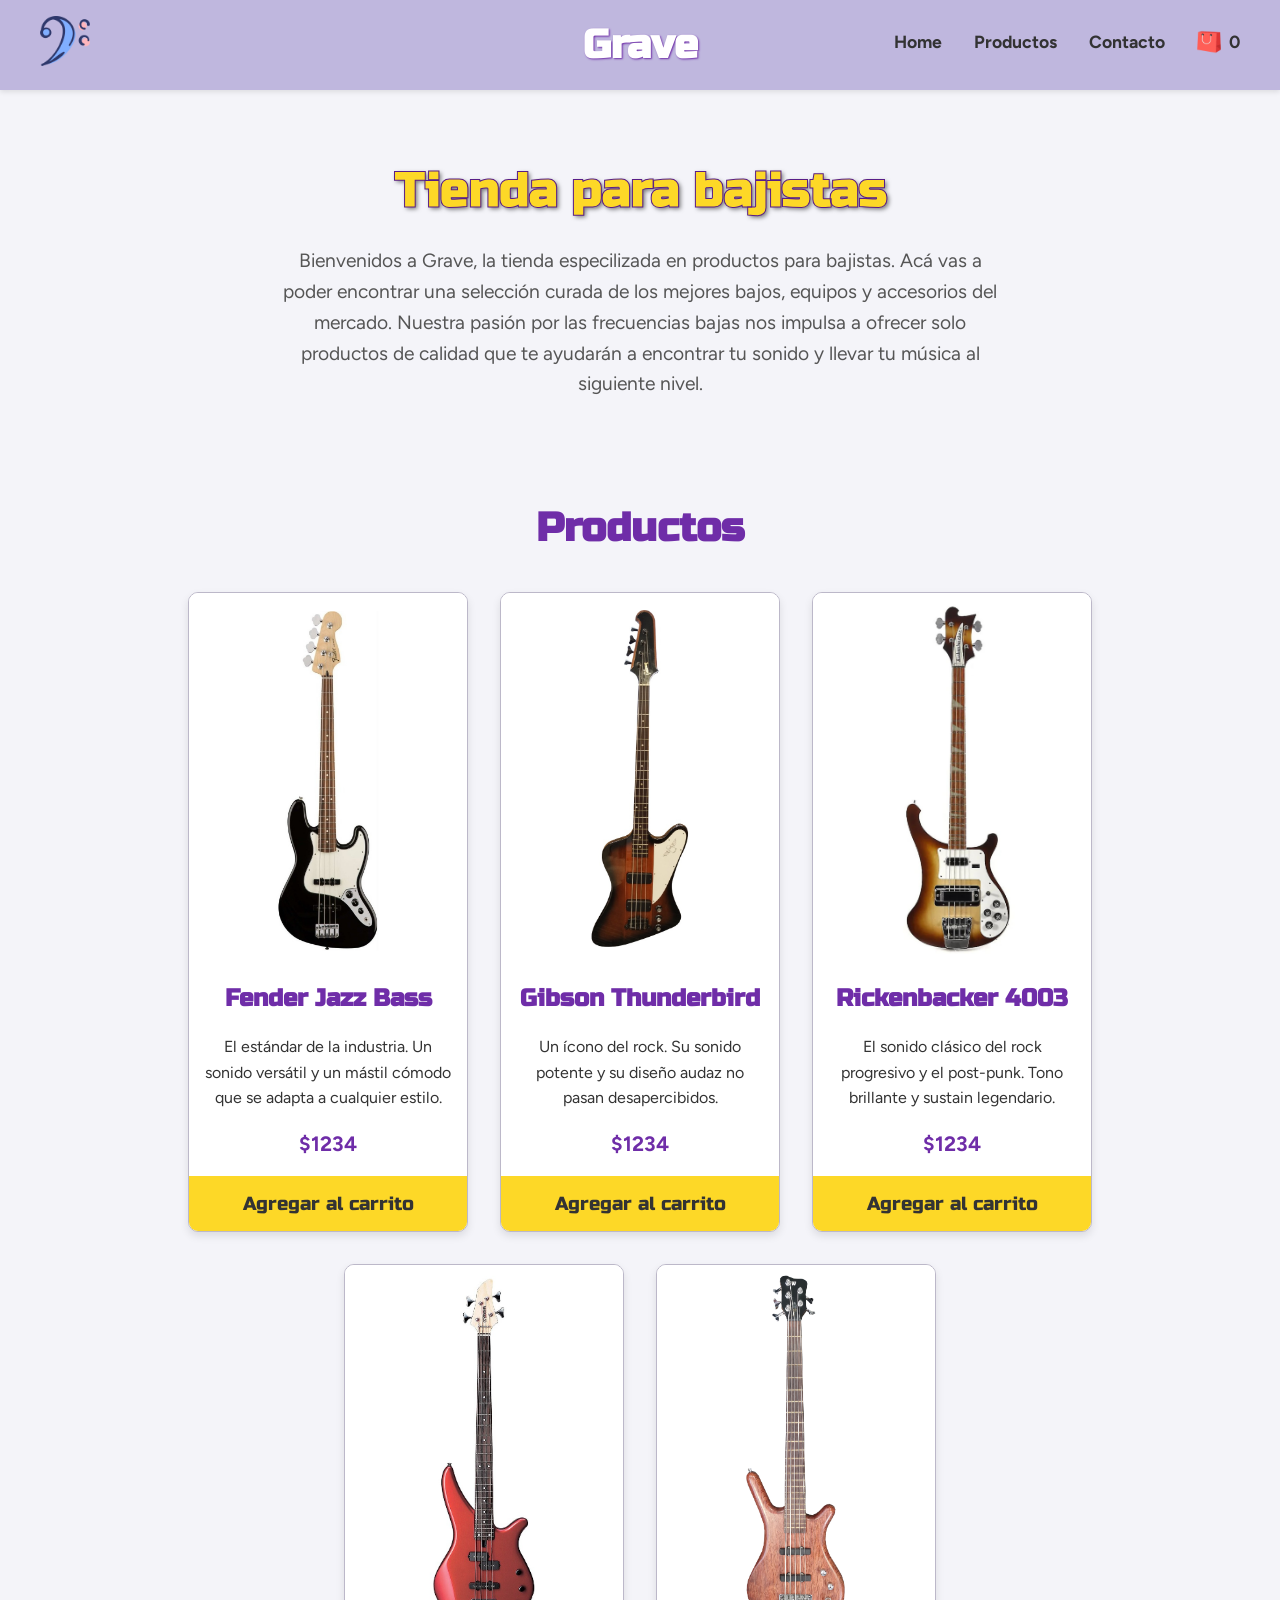
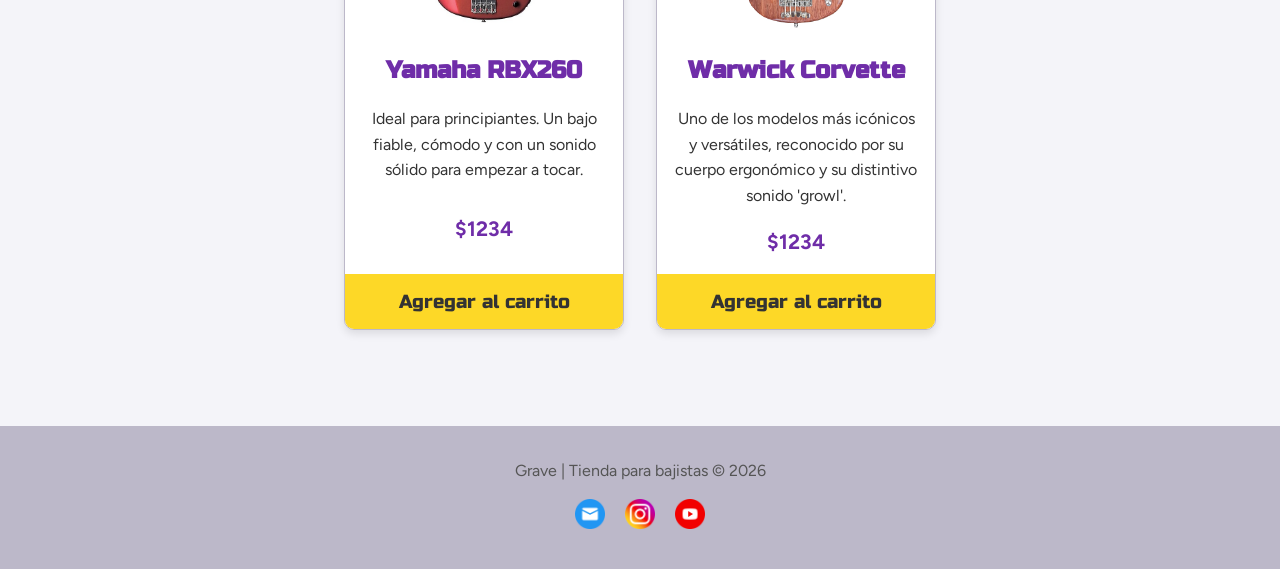
<file: index.html>
<!DOCTYPE html>
<html lang="es">
<head>
    <meta charset="UTF-8">
    <meta name="viewport" content="width=device-width, initial-scale=1.0">
    <title>Grave | Tienda para bajistas</title>
    <link rel="stylesheet" href="css/styles.css">
    <link rel="preconnect" href="https://fonts.googleapis.com">
    <link rel="preconnect" href="https://fonts.gstatic.com" crossorigin>
    <link href="https://fonts.googleapis.com/css2?family=Figtree:wght@400;700&family=Russo+One&display=swap" rel="stylesheet">
    <!-- SEO -->
    <meta name="description" content="Encuentra los mejores bajos eléctricos, amplificadores y accesorios en Grave. La tienda especializada para bajistas con las marcas más icónicas del mercado.">
    <meta name="keywords" content="bajos electricos, tienda para bajistas, instrumentos musicales, fender jazz bass, rickenbacker">
</head>
<body>
    <header class="header">
        <div class="header-container">
            <a href="index.html" class="header-logo">
                <img src="img/logo_tienda.png" alt="Logo de Grave Tienda">
            </a>
            <h1 class="header-title">Grave</h1>
            <nav class="nav">
                <input type="checkbox" id="nav-toggle" class="nav-toggle-checkbox">
                <label for="nav-toggle" class="nav-toggle-label" aria-label="Abrir menú">☰</label>
                <ul class="nav-menu">
                    <li><a href="index.html">Home</a></li>
                    <li><a href="#productos">Productos</a></li>
                    <li><a href="pages/contacto.html">Contacto</a></li>
                    <li><a href="pages/carrito.html" class="carrito-icono">
                            <img src="img/icon-carrito.png" alt="Carrito">
                            <span id="contador-carrito">0</span></a>
                    </li>
                </ul>
            </nav>
        </div>
    </header>

    <main>
        <section class="home-intro">
            <h2 class="titulo-home text-secondary">Tienda para bajistas</h2>
            <p class="parrafo">
                Bienvenidos a Grave, la tienda especilizada en productos para bajistas. 
                Acá vas a poder encontrar una selección curada de los mejores bajos, equipos y accesorios del mercado. 
                Nuestra pasión por las frecuencias bajas nos impulsa a ofrecer solo productos de calidad que te ayudarán a encontrar tu sonido y llevar tu música al siguiente nivel.
            </p>
        </section>

        <section id="productos" class="product-section">
            <h2>Productos</h2>
            <!--👉 Productos estáticos para la preentrega.

            <div class="product-grid">
                <article class="product-card">
                    <img src="img/f-jazz.jpg" alt="Bajo eléctrico Fender Jazz Bass">
                    <h3>Fender Jazz Bass</h3>
                    <p>El estándar de la industria. Un sonido versátil y un mástil cómodo que se adapta a cualquier estilo.</p>
                    <p class="price">$1.500</p>
                    <button>Comprar</button>
                </article>
                <article class="product-card">
                    <img src="img/Gibson-Thunderbird.jpg" alt="Bajo eléctrico Gibson Thunderbird">
                    <h3>Gibson Thunderbird</h3>
                    <p>Un ícono del rock. Su sonido potente y su diseño audaz no pasan desapercibidos en el escenario.</p>
                    <p class="price">$2.200</p>
                    <button>Comprar</button>
                </article>
                <article class="product-card">
                    <img src="img/Rickenbacker-4003.jpg" alt="Bajo eléctrico Rickenbacker 4003">
                    <h3>Rickenbacker 4003</h3>
                    <p>El sonido clásico del rock progresivo y el post-punk. Tono brillante y sustain legendario.</p>
                    <p class="price">$2.500</p>
                    <button>Comprar</button>
                </article>
                <article class="product-card">
                    <img src="img/product-bass-y-rbx260-blue.jpg" alt="Bajo eléctrico Yamaha RBX260">
                    <h3>Yamaha RBX260</h3>
                    <p>Ideal para principiantes. Un bajo fiable, cómodo y con un sonido sólido para empezar a tocar.</p>
                    <p class="price">$450</p>
                    <button>Comprar</button>
                </article>
                                <article class="product-card">
                    <img src="img/warwick-corvette.jpg" alt="Bajo eléctrico Yamaha RBX260">
                    <h3>Warwick Corvette</h3>
                    <p>Uno de los modelos más icónicos y versátiles, reconocido por su cuerpo ergonómico y su distintivo sonido "growl". </p>
                    <p class="price">$4.500</p>
                    <button>Comprar</button>
                </article>
            </div>
             -->
            <!--👉 Contenedor dinamico de tarjetas de productos-->
            <div id="contenedor-tarjetas" class="product-grid">
            <!-- Tarjetas -->
            </div>
        </section>
    </main>

    <footer class="footer">
        <p>Grave | Tienda para bajistas &copy; 2026</p>
        <div class="social-icons">
            <a href="mailto:contacto@grave.com"><img src="img/icon-mail.png" alt="Icono de mail"></a>
            <a href="https://instagram.com" target="_blank"><img src="img/icon-ig.png" alt="Icono de Instagram"></a>
            <a href="https://youtube.com" target="_blank"><img src="img/icon-youtube.png" alt="Icono de YouTube"></a>
        </div>
    </footer>
    <script src="./js/index.js" type="module"></script>
</body>
</html>
</file>
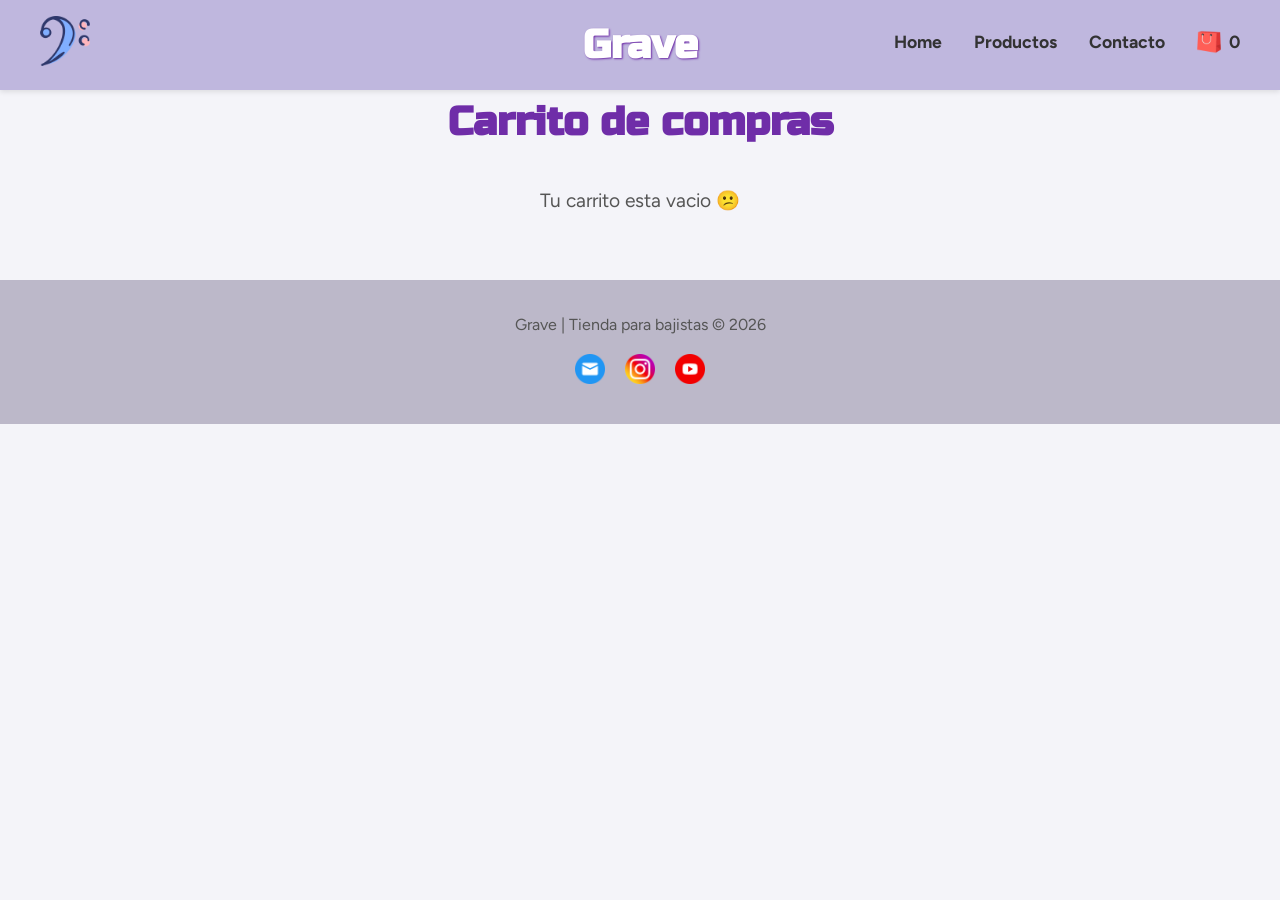
<file: pages/carrito.html>
<!DOCTYPE html>
<html lang="es">
<head>
    <meta charset="UTF-8">
    <meta name="viewport" content="width=device-width, initial-scale=1.0">
    <title>Contacto - Grave | Tienda para bajistas</title>
    <link rel="stylesheet" href="../css/styles.css">
    <link rel="preconnect" href="https://fonts.googleapis.com">
    <link rel="preconnect" href="https://fonts.gstatic.com" crossorigin>
    <link href="https://fonts.googleapis.com/css2?family=Figtree:wght@400;700&family=Russo+One&display=swap" rel="stylesheet">
    <!-- SEO -->
     <meta name="description" content="Revisa tu carrito de compras en Grave. Finaliza tu pedido de bajos eléctricos y accesorios con total seguridad.">
</head>
<body>
    <header class="header">
        <div class="header-container">
            <a href="../index.html" class="header-logo">
                <img src="../img/logo_tienda.png" alt="Logo de Grave Tienda">
            </a>
            <h1 class="header-title">Grave</h1>
            <nav class="nav">
                <input type="checkbox" id="nav-toggle" class="nav-toggle-checkbox">
                <label for="nav-toggle" class="nav-toggle-label" aria-label="Abrir menú">☰</label>
                <ul class="nav-menu">
                    <li><a href="../index.html">Home</a></li>
                    <li><a href="../index.html#productos">Productos</a></li>
                    <li><a href="contacto.html">Contacto</a></li>
                    <li><a href="./carrito.html" class="carrito-icono">
                        <img src="../img/icon-carrito.png" alt="Carrito">
                        <span id="contador-carrito">0</span></a>
                    </li>
                </ul>
            </nav>
        </div>
    </header>

    <main>
      <h2>Carrito de compras</h2>
      <section id="contenedor-carrito" class="product-grid">
        <!-- Productos del carrito -->
      </section>

      <div id="acciones-carrito" class="acciones-carrito">
        <!-- Botones de eliminar y finalizar compra se agregan desde JS -->
      </div>

      <section id="resumen-carrito">
        <!-- Aca ira el resumen del carrito -->
      </section>
    </main>

    <footer class="footer">
        <p>Grave | Tienda para bajistas &copy; 2026</p>
        <div class="social-icons">
            <a href="mailto:contacto@grave.com"><img src="../img/icon-mail.png" alt="Icono de mail"></a>
            <a href="https://instagram.com" target="_blank"><img src="../img/icon-ig.png" alt="Icono de Instagram"></a>
            <a href="https://youtube.com" target="_blank"><img src="../img/icon-youtube.png" alt="Icono de YouTube"></a>
        </div>
    </footer>
    <script type="module" src="../js/carrito.js"></script>
</body>
</html>
</file>
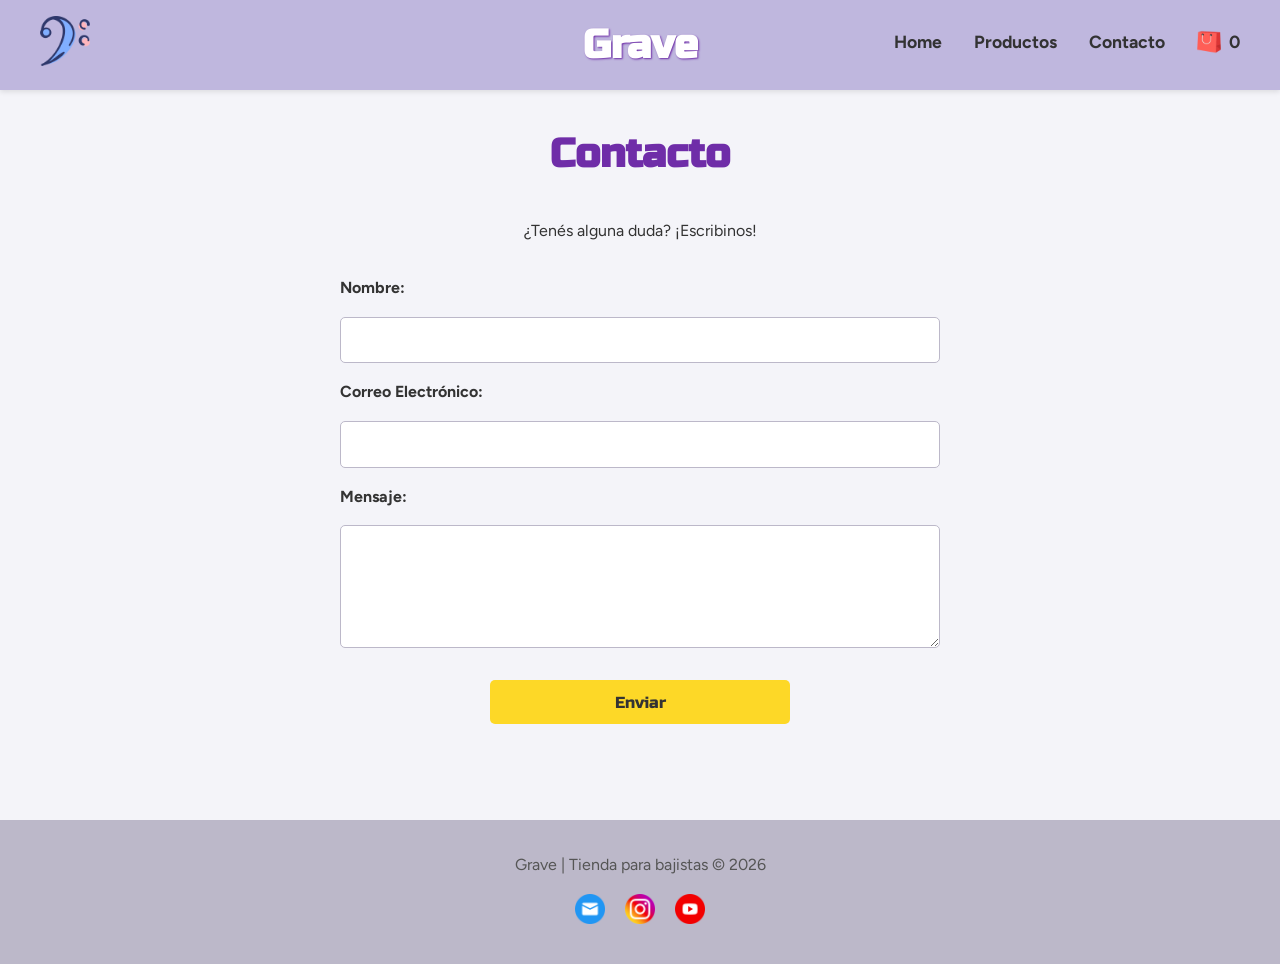
<file: pages/contacto.html>
<!DOCTYPE html>
<html lang="es">
<head>
    <meta charset="UTF-8">
    <meta name="viewport" content="width=device-width, initial-scale=1.0">
    <title>Contacto - Grave | Tienda para bajistas</title>
    <link rel="stylesheet" href="../css/styles.css">
    <link rel="preconnect" href="https://fonts.googleapis.com">
    <link rel="preconnect" href="https://fonts.gstatic.com" crossorigin>
    <link href="https://fonts.googleapis.com/css2?family=Figtree:wght@400;700&family=Russo+One&display=swap" rel="stylesheet">
    <!-- SEO -->
    <meta name="description" content="Contactanos para un mejor asesoramiento.">
</head>
<body>
    <header class="header">
        <div class="header-container">
            <a href="../index.html" class="header-logo">
                <img src="../img/logo_tienda.png" alt="Logo de Grave Tienda">
            </a>
            <h1 class="header-title">Grave</h1>
            <nav class="nav">
                <input type="checkbox" id="nav-toggle" class="nav-toggle-checkbox">
                <label for="nav-toggle" class="nav-toggle-label" aria-label="Abrir menú">☰</label>
                <ul class="nav-menu">
                    <li><a href="../index.html">Home</a></li>
                    <li><a href="../index.html#productos">Productos</a></li>
                    <li><a href="contacto.html">Contacto</a></li>
                    <li><a href="./carrito.html" class="carrito-icono">
                        <img src="../img/icon-carrito.png" alt="Carrito">
                        <span id="contador-carrito">0</span></a>
                    </li>
            </nav>
        </div>
    </header>

    <main class="contact-main">
        <section class="contact-section">
            <h2>Contacto</h2>
            <p>¿Tenés alguna duda? ¡Escribinos!</p>
            <form action="https://formspree.io/f/xlgzodzw" method="POST" class="contact-form">
                <label for="name">Nombre:</label>
                <input type="text" id="name" name="name" required>

                <label for="email">Correo Electrónico:</label>
                <input type="email" id="email" name="email" required>

                <label for="message">Mensaje:</label>
                <textarea id="message" name="message" rows="5" required></textarea>

                <button type="submit">Enviar</button>
            </form>
        </section>
    </main>

    <footer class="footer">
        <p>Grave | Tienda para bajistas &copy; 2026</p>
        <div class="social-icons">
            <a href="mailto:contacto@grave.com"><img src="../img/icon-mail.png" alt="Icono de mail"></a>
            <a href="https://instagram.com" target="_blank"><img src="../img/icon-ig.png" alt="Icono de Instagram"></a>
            <a href="https://youtube.com" target="_blank"><img src="../img/icon-youtube.png" alt="Icono de YouTube"></a>
        </div>
    </footer>
    <script type="module" src="../js/carrito.js"></script>
</body>
</html>
</file>
<file: css/styles.css>
/* -------------------------------------------------------------------------- */
/*                                 GENERAL                                    */
/* -------------------------------------------------------------------------- */
:root {
    --primary-color: #BFB7DE; /* lavanda */
    --secondary-color: #FDD827; /* amarillo */
    --accent-color: #6F2DA8; /* violeta */
    --text-color: #333;
    --light-gray: #BCB8C9;
    --background-color: #F4F4F9;
    --title-font: 'Russo One', sans-serif;
    --body-font: 'Figtree', sans-serif;
}

* {
    margin: 0;
    padding: 0;
    box-sizing: border-box;
}

body {
    font-family: var(--body-font);
    color: var(--text-color);
    background-color: var(--background-color);
    line-height: 1.6;
}

h1, h2, h3 {
    font-family: var(--title-font);
    color: var(--accent-color);
}

h2 {
    text-align: center;
    margin-bottom: 2rem;
    font-size: 2.5rem;
}

a {
    color: var(--accent-color);
    text-decoration: none;
}

button {
    font-family: var(--title-font);
    background-color: var(--secondary-color);
    color: var(--text-color);
    border: none;
    padding: 0.8rem 1.5rem;
    cursor: pointer;
    font-size: 1rem;
    transition: background-color 0.3s ease;
    border-radius: 5px;
}

button:hover {
    background-color: #eabf00;
}

.button-eliminar-carrito {
  background-color: #FF5E57;
  border: 2px solid #DB3535;
}
.button-eliminar-carrito:hover {
  background-color: #FF005A;
}
.button-vaciar-carrito {
  background-color: #FF5E57;
  color: #FFFFFF;
}
.button-vaciar-carrito:hover {
  background-color: #FF005A;
}

/* --- Utility Classes --- */
.text-secondary {
    color: var(--secondary-color) !important;
    -webkit-text-stroke: 1px #581d87;
    text-shadow: 2px 2px 4px rgba(0,0,0,0.5);
}

/* -------------------------------------------------------------------------- */
/*                                    HEADER                                  */
/* -------------------------------------------------------------------------- */
.header {
    background-color: var(--primary-color);
    padding: 1rem 2rem;
    box-shadow: 0 2px 5px rgba(0,0,0,0.1);
}

.header-container {
    display: flex;
    justify-content: space-between;
    align-items: center;
    max-width: 1200px;
    margin: 0 auto;
    position: relative;
}

.header-logo img {
    height: 50px;
}

.header-title {
    font-size: 2.5rem;
    color:  #fff;
    text-shadow: 1px 1px 2px var(--accent-color);
    position: absolute; /* <-- Agrega esta línea */
    left: 50%;          /* <-- Agrega esta línea */
    transform: translateX(-50%); /* <-- Agrega esta línea */
}

.nav-menu {
    list-style: none;
    display: flex;
    gap: 2rem;
}

.nav-menu a {
    color: var(--text-color);
    font-weight: 700;
    font-size: 1.1rem;
    transition: color 0.3s ease;
}

.nav-menu a:hover {
    color: #fff;
}

.nav-toggle-label,
.nav-toggle-checkbox {
    display: none;
}



/* -------------------------------------------------------------------------- */
/*                                    HOME                                    */
/* -------------------------------------------------------------------------- */
.home-intro {
    text-align: center;
    padding: 4rem 2rem;
    max-width: 800px;
    margin: 0 auto;
}

.titulo-home {
    font-size: 3rem;
    margin-bottom: 1rem;
}

.parrafo {
    font-size: 1.2rem;
    color: #555;
}

/* -------------------------------------------------------------------------- */
/*                               PRODUCTOS                                    */
/* -------------------------------------------------------------------------- */
.product-section {
    padding: 2rem;
    max-width: 1200px;
    margin: 0 auto;
}

.product-grid {
    display: flex;
    flex-wrap: wrap;
    gap: 2rem;
    justify-content: center;
}

.product-card {
    background-color: #fff;
    border: 1px solid var(--light-gray);
    border-radius: 10px;
    overflow: hidden;
    width: 280px;
    display: flex;
    flex-direction: column;
    text-align: center;
    box-shadow: 0 4px 8px rgba(0,0,0,0.1);
    transition: transform 0.3s ease, box-shadow 0.3s ease;
}

.product-card:hover {
    transform: translateY(-5px);
    box-shadow: 0 6px 12px rgba(0,0,0,0.15);
}

.product-card img {
    width: 100%;
    aspect-ratio: 3/4;
    object-fit: contain; /* <-- Cambia esto para que no se corte el bajo */
    background-color: #fff; /* <-- Cambia esto a blanco para mejorar el fondo */
    /*
    object-fit: cover;
    background-color: var(--light-gray);
    */
}

.product-card h3 {
    font-size: 1.5rem;
    margin: 1rem 0;
}

.product-card p {
    padding: 0 1rem;
    flex-grow: 1;
}

.product-card .price {
    font-size: 1.3rem;
    font-weight: 700;
    color: var(--accent-color);
    margin: 1rem 0;
}

.product-card button {
    width: 100%;
    border-radius: 0;
    padding: 1rem;
    font-size: 1.2rem;
}

/* -------------------------------------------------------------------------- */
/*                                FOOTER                                      */
/* -------------------------------------------------------------------------- */
.footer {
    background-color: var(--light-gray);
    color: #555;
    text-align: center;
    padding: 2rem;
    margin-top: 4rem;
}

.social-icons {
    margin-top: 1rem;
}

.social-icons img {
    height: 30px;
    margin: 0 0.5rem;
    transition: transform 0.3s ease;
}

.social-icons img:hover {
    transform: scale(1.1);
}

/* -------------------------------------------------------------------------- */
/*                                  CONTACTO                                  */
/* -------------------------------------------------------------------------- */
.contact-main {
    padding: 2rem;
    display: flex;
    justify-content: center;
    align-items: center;
    min-height: 70vh;
}

.contact-section {
    width: 100%;
    max-width: 600px;
    text-align: center;
}

.contact-form {
    display: flex;
    flex-direction: column;
    gap: 1rem;
    margin-top: 2rem;
    text-align: left;
}

.contact-form label {
    font-weight: 700;
}

.contact-form input,
.contact-form textarea {
    width: 100%;
    padding: 0.8rem;
    border: 1px solid var(--light-gray);
    border-radius: 5px;
    font-family: var(--body-font);
    font-size: 1rem;
}

.contact-form button {
    align-self: center;
    width: 50%;
    margin-top: 1rem;
}

/* -------------------------------------------------------------------------- */
/*                                  CARRITO                                   */
/* -------------------------------------------------------------------------- */
.acciones-carrito {
  text-align: center;
  margin-bottom: 1rem;
  margin-top: 2rem;
}

/* Controla el tamaño de la nueva imagen del carrito */
.carrito-icono img {
    height: 1.5rem;       /* Misma altura que el tamaño de fuente del menú */
    width: auto;         /* Mantiene la proporción para que no se deforme */
    vertical-align: middle; /* Lo alinea perfectamente en el eje vertical con el texto */
}

/* Alinea el icono y el número en una sola línea limpia */
.carrito-icono {
    display: inline-flex;
    align-items: center;
    gap: 0.5rem;         /* Espacio de separación entre la bolsa y el número 0 */
}


/* -------------------------------------------------------------------------- */
/*                                MEDIA QUERIES                               */
/* -------------------------------------------------------------------------- */
@media (max-width: 768px) {
    .header-container {
        position: relative;
        justify-content: center;
    }
    .header-title {
        font-size: 1.2rem;
        text-align: center;
        flex-grow: 1;
        margin: 0 3rem;
        position: static; /* <-- Agrega esta línea */
        transform: none;  /* <-- Agrega esta línea */
    }
    .nav-toggle-label {
        display: block;
        background: none;
        border: none;
        font-size: 2rem;
        color: var(--accent-color);
        cursor: pointer;
        position: absolute;
        left: 1rem;
        top: 50%;
        transform: translateY(-50%);
        z-index: 1001;
    }
    .header-logo {
        position: absolute;
        right: 1rem;
        top: 50%;
        transform: translateY(-50%);
    }
    .nav-menu {
        display: none;
        flex-direction: column;
        background-color: var(--primary-color);
        position: absolute;
        top: 100%;
        left: 0;
        width: 100%;
        padding: 1rem 0;
        box-shadow: 0 2px 5px rgba(0,0,0,0.1);
        text-align: center;
        z-index: 1000;
    }
    .nav-toggle-checkbox:checked ~ .nav-menu {
        display: flex;
    }
    .nav-menu li {
        padding: 0.5rem 0;
    }
    .product-grid {
        flex-direction: column;
        align-items: center;
    }
    .contact-form button {
        width: 100%;
    }
}
</file>
